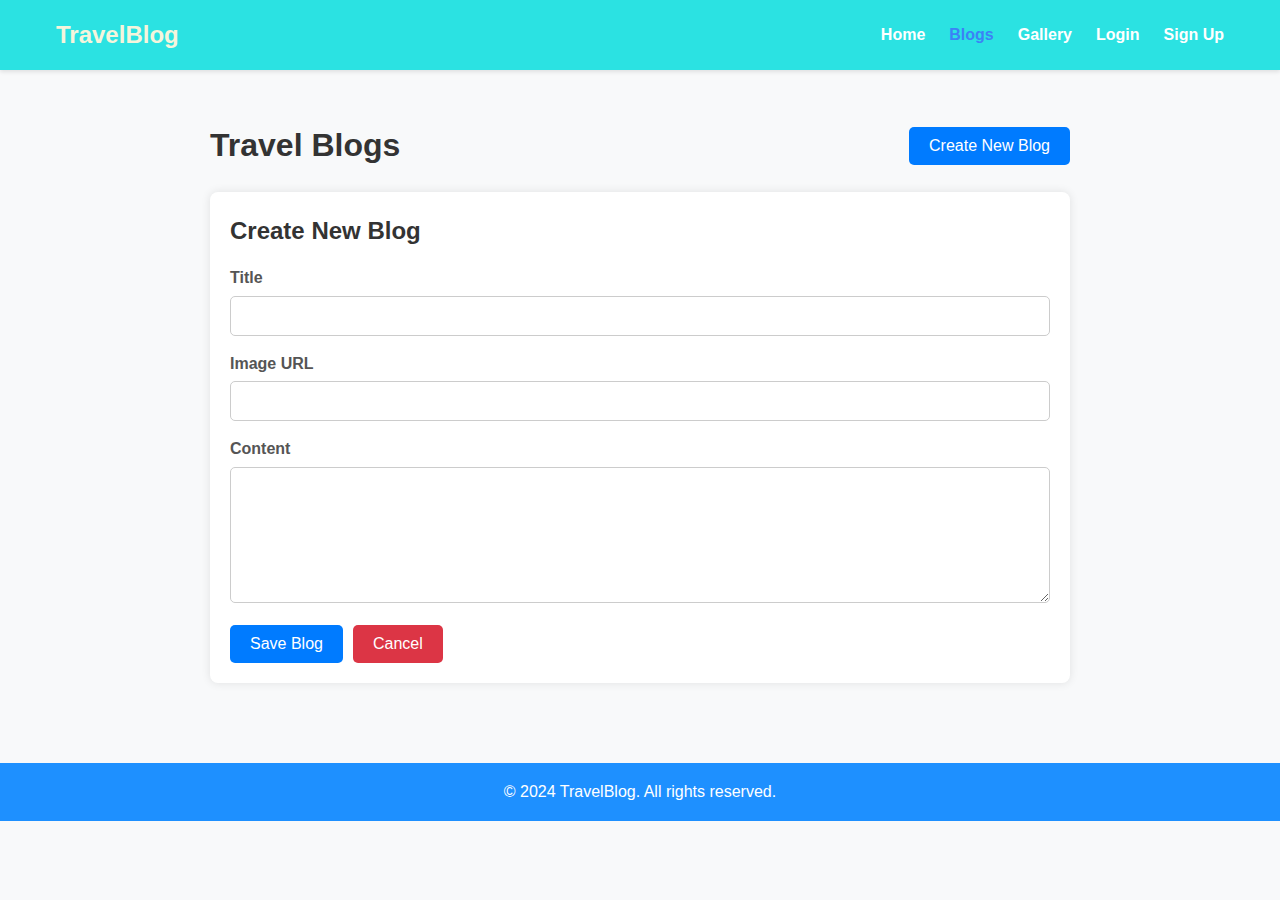
<file: blogs.html>
<!DOCTYPE html>
<html lang="en">
<head>
    <meta charset="UTF-8">
    <meta name="viewport" content="width=device-width, initial-scale=1.0">
    <title>Travel Blogs</title>
    <link rel="stylesheet" href="styles.css">
</head>
<body>
    <nav class="navbar">
        <div class="nav-content">
            <a href="index.html" class="logo">TravelBlog</a>
            <div class="nav-links">
                <a href="index.html">Home</a>
                <a href="blogs.html" class="active">Blogs</a>
                <a href="gallery.html">Gallery</a>
                <a href="login.html">Login</a>
                <a href="signup.html">Sign Up</a>
            </div>
        </div>
    </nav>

    <main>
        <section class="blogs-header">
            <h1>Travel Blogs</h1>
            <button onclick="showBlogForm()" class="create-btn">Create New Blog</button>
        </section>

        <section id="blog-form" class="blog-form hidden">
            <h2>Create New Blog</h2>
            <form id="createBlogForm" onsubmit="handleBlogSubmit(event)">
                <div class="form-group">
                    <label for="title">Title</label>
                    <input type="text" id="title" required>
                </div>
                <div class="form-group">
                    <label for="image">Image URL</label>
                    <input type="url" id="image">
                </div>
                <div class="form-group">
                    <label for="content">Content</label>
                    <textarea id="content" rows="6" required></textarea>
                </div>
                <div class="form-buttons">
                    <button type="submit">Save Blog</button>
                    <button type="button" onclick="hideBlogForm()">Cancel</button>
                </div>
            </form>
        </section>

        <section id="blogs-container" class="blogs-grid"></section>
    </main>

    <footer>
        <p>&copy; 2024 TravelBlog. All rights reserved.</p>
    </footer>
    <script src="scripts.js"></script>
</body>
</html>
</file>
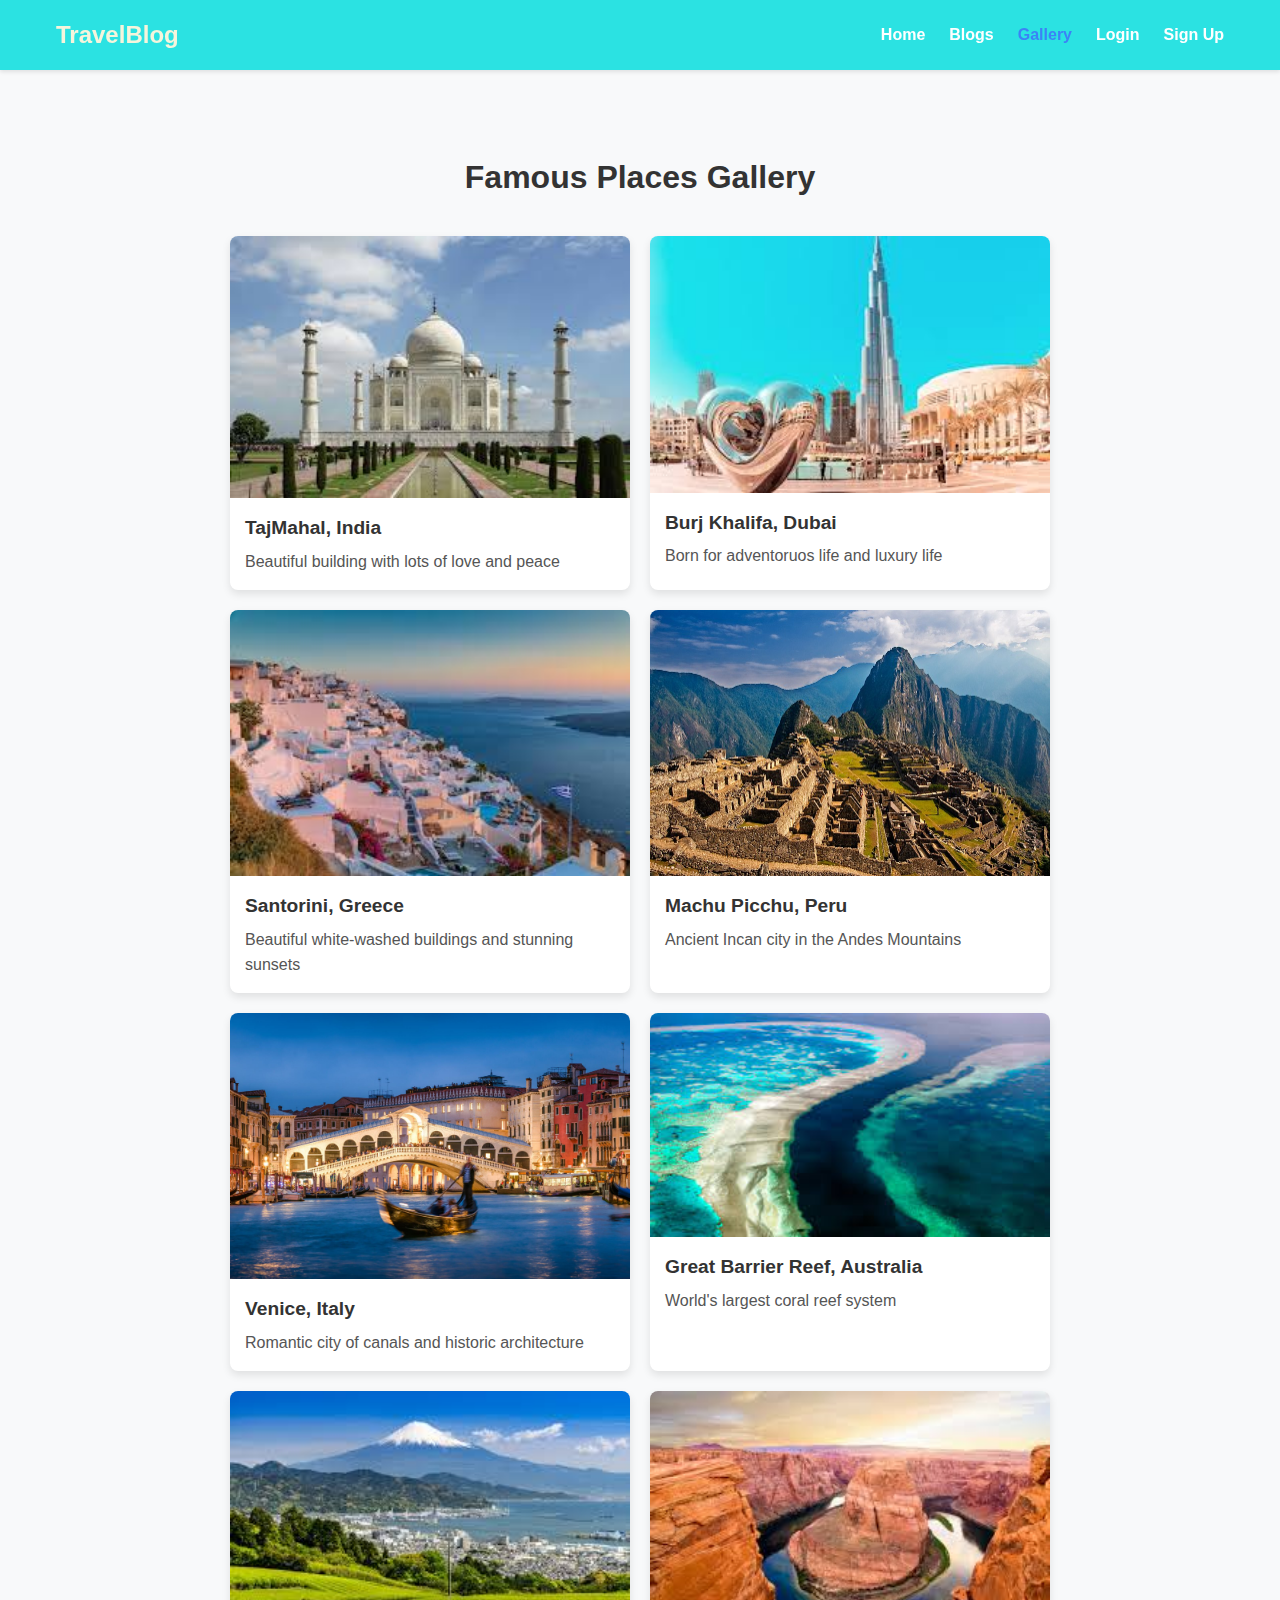
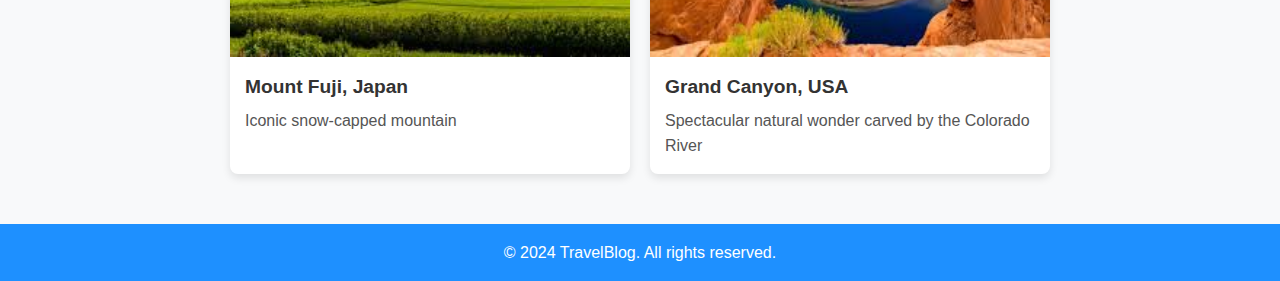
<file: gallery.html>
<!DOCTYPE html>
<html lang="en">
<head>
    <meta charset="UTF-8">
    <meta name="viewport" content="width=device-width, initial-scale=1.0">
    <title>Travel Gallery</title>
    <link rel="stylesheet" href="styles.css">
</head>
<body>
    <nav class="navbar">
        <div class="nav-content">
            <a href="index.html" class="logo">TravelBlog</a>
            <div class="nav-links">
                <a href="index.html">Home</a>
                <a href="blogs.html">Blogs</a>
                <a href="gallery.html" class="active">Gallery</a>
                <a href="login.html">Login</a>
                <a href="signup.html">Sign Up</a>
            </div>
        </div>
    </nav>

    <main>
        <section class="gallery-header">
            <h1>Famous Places Gallery</h1>
        </section>

        <section class="gallery-grid">
            <div class="gallery-item">
                <img src="images/tajmahal.jpeg" alt="TajMahal">
                <div class="gallery-caption">
                    <h2>TajMahal, India</h2>
                    <p>Beautiful building with lots of love and peace</p>
                </div>
            </div>
            <div class="gallery-item">
                <img src="images/burj khalifa.jpeg" alt="BurjKhalifa">
                <div class="gallery-caption">
                    <h2>Burj Khalifa, Dubai</h2>
                    <p>Born for adventoruos life and luxury life</p>
                </div>
            </div>
            <div class="gallery-item">
                <img src="images/greece.jpeg" alt="Santorini">
                <div class="gallery-caption">
                    <h2>Santorini, Greece</h2>
                    <p>Beautiful white-washed buildings and stunning sunsets</p>
                </div>
            </div>
            <div class="gallery-item">
                <img src="images/Machu_Picchu,_Peru.jpg" alt="Machu Picchu">
                <div class="gallery-caption">
                    <h2>Machu Picchu, Peru</h2>
                    <p>Ancient Incan city in the Andes Mountains</p>
                </div>
            </div>
            <div class="gallery-item">
                <img src="images/vience.jpeg" alt="Venice">
                <div class="gallery-caption">
                    <h2>Venice, Italy</h2>
                    <p>Romantic city of canals and historic architecture</p>
                </div>
            </div>
            <div class="gallery-item">
                <img src="images/great barrier reaf.jpeg" alt="Great Barrier Reef">
                <div class="gallery-caption">
                    <h2>Great Barrier Reef, Australia</h2>
                    <p>World's largest coral reef system</p>
                </div>
            </div>
            <div class="gallery-item">
                <img src="images/mount fuji.jpeg" alt="Mount Fuji">
                <div class="gallery-caption">
                    <h2>Mount Fuji, Japan</h2>
                    <p>Iconic snow-capped mountain</p>
                </div>
            </div>
            <div class="gallery-item">
                <img src="images/grand canyon.jpeg" alt="Grand Canyon">
                <div class="gallery-caption">
                    <h2>Grand Canyon, USA</h2>
                    <p>Spectacular natural wonder carved by the Colorado River</p>
                </div>
            </div>
        </section>
    </main>

    <footer>
        <p>&copy; 2024 TravelBlog. All rights reserved.</p>
    </footer>
</body>
</html>
</file>
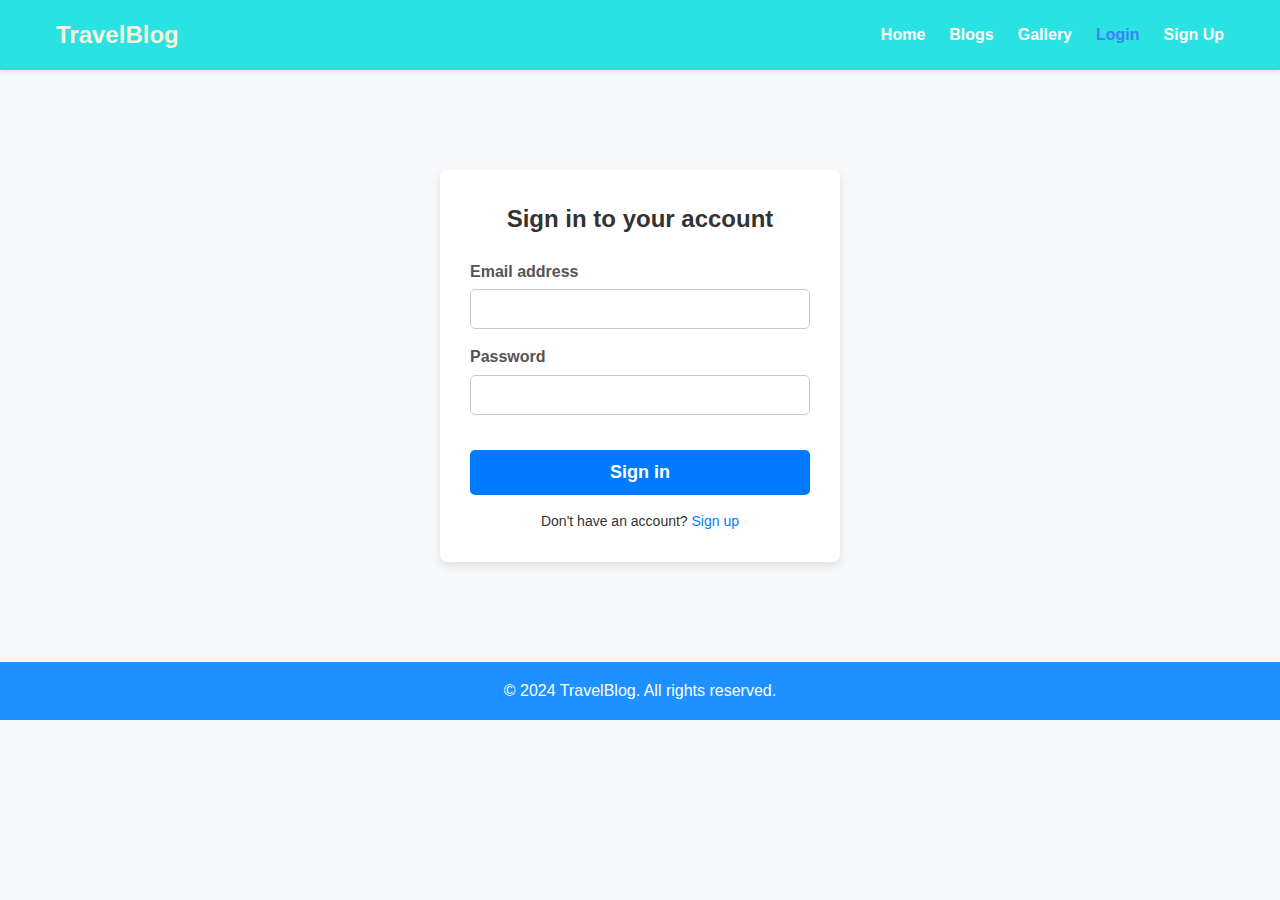
<file: login.html>
<!DOCTYPE html>
<html lang="en">
<head>
    <meta charset="UTF-8">
    <meta name="viewport" content="width=device-width, initial-scale=1.0">
    <title>Login - TravelBlog</title>
    <link rel="stylesheet" href="styles.css">
</head>
<body>
    <nav class="navbar">
        <div class="nav-content">
            <a href="index.html" class="logo">TravelBlog</a>
            <div class="nav-links">
                <a href="index.html">Home</a>
                <a href="blogs.html">Blogs</a>
                <a href="gallery.html">Gallery</a>
                <a href="login.html" class="active">Login</a>
                <a href="signup.html">Sign Up</a>
                <a href="#" id="logoutLink" style="display: none;">Logout</a> 

            </div>
        </div>
    </nav>

    <main>
        <section class="auth-container">
            <div class="auth-form">
                <h2>Sign in to your account</h2>
                <form onsubmit="handleLogin(event)">
                    <div class="form-group">
                        <label for="email">Email address</label>
                        <input type="email" id="email" required>
                    </div>
                    <div class="form-group">
                        <label for="password">Password</label>
                        <input type="password" id="password" required>
                    </div>
                    <button type="submit" class="auth-button">Sign in</button>
                    <p class="auth-link">
                        Don't have an account? <a href="signup.html">Sign up</a>
                    </p>
                </form>
            </div>
        </section>
    </main>

    <footer>
        <p>&copy; 2024 TravelBlog. All rights reserved.</p>
    </footer>
    <script src="scripts.js"></script>
</body>
</html>
</file>
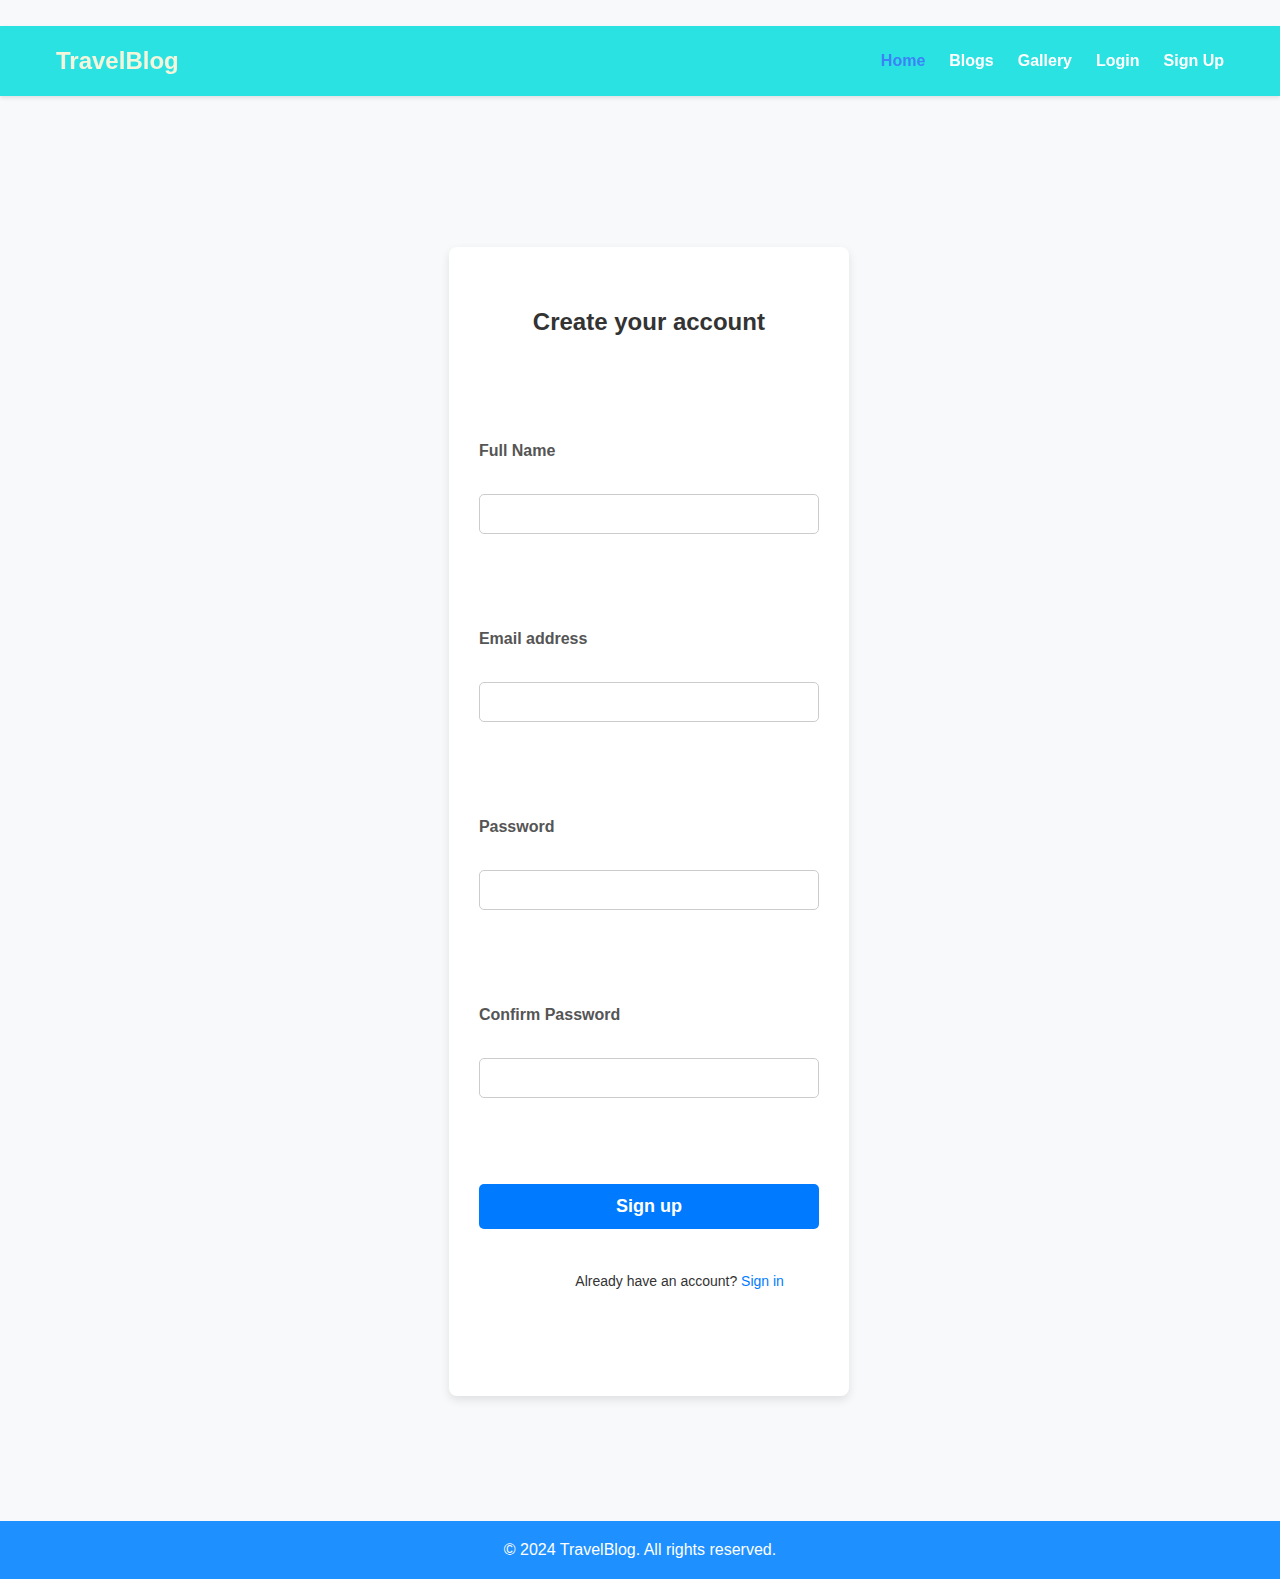
<file: signup.html>
<!DOCTYPE html>
<html lang="en">
<head>
    <meta charset="UTF-8">
    <meta name="viewport" content="width=device-width, initial-scale=1.0">
    <title>Sign Up - TravelBlog</title>
    <link rel="stylesheet" href="styles.css">
</head>
<body>
     <nav class="navbar">
        <div class="nav-content">
            <a href="index.html" class="logo">TravelBlog</a>
            <div class="nav-links">
                <a href="index.html" class="active">Home</a>
                <a href="blogs.html">Blogs</a>
                <a href="gallery.html">Gallery</a>
                <a href="login.html">Login</a>
                <a href="signup.html">Sign Up</a>
            </div>
        </div>
    </nav>

    <main>
        <section class="auth-container">
            <div class="auth-form">
                <h2>Create your account</h2>
                <form action="signup_3.php" method="POST">
                    <div class="form-group">
                        <label for="name">Full Name</label>
                        <input type="text" name="name" id="name" required>
                    </div>
                    <div class="form-group">
                        <label for="email">Email address</label>
                        <input type="email" name="email" id="email" required>
                    </div>
                    <div class="form-group">
                        <label for="password">Password</label>
                        <input type="password" name="password" id="password" required>
                    </div>
                    <div class="form-group">
                        <label for="confirmPassword">Confirm Password</label>
                        <input type="password" name="confirmPassword" id="confirmPassword" required>
                    </div>
                    <button type="submit" class="auth-button">Sign up</button>
                    <p class="auth-link">
                        Already have an account? <a href="login.html">Sign in</a>
                    </p>
                </form>
            </div>
        </section>
    </main>
<footer>
    <p>&copy; 2024 TravelBlog. All rights reserved.</p>
</footer>
</body>
</html>
</file>
<file: styles.css>
/* Reset and base styles */
* {
    margin: 0;
    padding: 0;
    box-sizing: border-box;
}

body {
    font-family: -apple-system, BlinkMacSystemFont, 'Segoe UI', Roboto, 'Helvetica Neue', Arial, sans-serif;
    line-height: 1.6;
    color: #333;
    background-color: #f8f9fa;
}

/* Navigation */
.navbar {
    background-color: #2be2e2;
    box-shadow: 0 2px 4px rgba(0, 0, 0, 0.1);
    position: sticky;
    top: 0;
    z-index: 1000;
}

.nav-content {
    max-width: 1200px;
    margin: 0 auto;
    padding: 1rem;
    display: flex;
    justify-content: space-between;
    align-items: center;
}

.logo {
    font-size: 1.5rem;
    font-weight: bold;
    color: beige;
    text-decoration: none;
}

.nav-links {
    display: flex;
    gap: 1.5rem;
}

.nav-links a {
    color: #fff;
    text-decoration: none;
    transition: color 0.3s;
    font-weight: bold;
}

.nav-links a:hover,
.nav-links a.active {
    color: #3b82f6;
}

/* Hero section */
.hero {
    text-align: center;
    padding: 4rem 1rem;
    background-color: #fff;
    margin-bottom: 2rem;
    background-image: url("images/imageback.jpeg");
    background-size: cover;
    background-position: center;
}

.hero h1 {
    font-size: 2.5rem;
    color:#fff;
    margin-bottom: 1rem;
}

.hero p {
    font-size: 1.25rem;
    color: whitesmoke;
}

/* Features grid */
.features {
    max-width: 1200px;
    margin: 0 auto;
    padding: 2rem 1rem;
    display: grid;
    grid-template-columns: repeat(auto-fit, minmax(300px, 1fr));
    gap: 2rem;
}

.feature-card {
    background: white;
    border-radius: 0.5rem;
    overflow: hidden;
    box-shadow: 0 4px 6px rgba(0, 0, 0, 0.1);
    transition: transform 0.3s;
    cursor: pointer;
}

.feature-card:hover {
    transform: translateY(-5px);
}

.feature-card img {
    width: 100%;
    height: 200px;
    object-fit: cover;
}

.card-content {
    padding: 1.5rem;
}

.card-content h2 {
    margin-bottom: 0.5rem;
}

/* Modal styles */
.modal {
    display: none;
    position: fixed;
    top: 0;
    left: 0;
    width: 100%;
    height: 100%;
    background-color: rgba(0, 0, 0, 0.5);
    z-index: 1000;
}

.modal-content {
    background-color: white;
    margin: 5% auto;
    padding: 2rem;
    width: 90%;
    max-width: 1000px;
    border-radius: 0.5rem;
    position: relative;
    max-height: 90vh;
    overflow-y: auto;
}

.close {
    position: absolute;
    right: 1rem;
    top: 1rem;
    font-size: 1.5rem;
    cursor: pointer;
    color: #666;
}

.close:hover {
    color: #333;
}

.modal-grid {
    display: grid;
    grid-template-columns: repeat(auto-fit, minmax(280px, 1fr));
    gap: 2rem;
    margin-top: 1.5rem;
}

.modal-item {
    background: #f8f9fa;
    padding: 1rem;
    border-radius: 0.5rem;
}

.modal-item img {
    width: 100%;
    height: 200px;
    object-fit: cover;
    border-radius: 0.375rem;
    margin-bottom: 1rem;
}

.modal-item h3 {
    margin-bottom: 0.5rem;
    color: #1a1a1a;
}

.modal-item ul {
    margin-top: 1rem;
    padding-left: 1.5rem;
}

.modal-item li {
    margin-bottom: 0.5rem;
    color: #666;
}

/* Tips container */
.tips-container {
    display: grid;
    grid-template-columns: repeat(auto-fit, minmax(250px, 1fr));
    gap: 2rem;
    margin-top: 1.5rem;
}

.tip-section {
    background: #f8f9fa;
    padding: 1.5rem;
    border-radius: 0.5rem;
}

.tip-section h3 {
    margin-bottom: 1rem;
    color: #1a1a1a;
}

.tip-section ul {
    padding-left: 1.5rem;
}

.tip-section li {
    margin-bottom: 0.5rem;
    color: #666;
}

/* Community container */
.community-container {
    margin-top: 1.5rem;
}

.community-features {
    display: grid;
    grid-template-columns: repeat(auto-fit, minmax(250px, 1fr));
    gap: 2rem;
    margin-top: 2rem;
}

.feature {
    background: #f8f9fa;
    padding: 1.5rem;
    border-radius: 0.5rem;
    text-align: center;
}

.feature h4 {
    margin-bottom: 0.5rem;
    color: #1a1a1a;
}

.join-btn {
    background-color: #3b82f6;
    color: white;
    padding: 0.5rem 1rem;
    border: none;
    border-radius: 0.375rem;
    margin-top: 1rem;
    cursor: pointer;
    transition: background-color 0.3s;
}

.join-btn:hover {
    background-color: #2563eb;
}

.community-stats {
    display: grid;
    grid-template-columns: repeat(auto-fit, minmax(150px, 1fr));
    gap: 2rem;
    margin-top: 3rem;
    text-align: center;
}

.stat h4 {
    font-size: 1.5rem;
    color: #3b82f6;
    margin-bottom: 0.5rem;
}
main {
    max-width: 900px;
    margin: 30px auto;
    padding: 20px;
}

/* Blogs Header Styling */
.blogs-header {
    display: flex;
    align-items: center;
    justify-content: space-between;
    margin-bottom: 20px;
}

.blogs-header h1 {
    font-size: 2rem;
    color: #333;
}

.create-btn {
    background-color: #007bff;
    color: #fff;
    padding: 10px 20px;
    border: none;
    border-radius: 5px;
    cursor: pointer;
    font-size: 1rem;
}
.delete-btn {
    background-color: hsl(13, 100%, 50%);
    color: #fff;
    padding: 10px 20px;
    border: none;
    border-radius: 5px;
    cursor: pointer;
    font-size: 1rem;
    margin: 5px;
}

.create-btn:hover {
    background-color: #0056b3;
}

/* Blog Form Styling */
.blog-form {
    background-color: #fff;
    padding: 20px;
    border-radius: 8px;
    box-shadow: 0px 0px 10px rgba(0, 0, 0, 0.1);
    margin-bottom: 30px;
}

.blog-form h2 {
    font-size: 1.5rem;
    color: #333;
    margin-bottom: 15px;
}

.form-group {
    margin-bottom: 15px;
}

.form-group label {
    font-weight: bold;
    color: #555;
    display: block;
    margin-bottom: 5px;
}

.form-group input[type="text"],
.form-group input[type="url"],
.form-group textarea {
    width: 100%;
    padding: 10px;
    border: 1px solid #ccc;
    border-radius: 5px;
    font-size: 1rem;
}

.form-buttons {
    display: flex;
    gap: 10px;
}

.form-buttons button {
    padding: 10px 20px;
    font-size: 1rem;
    border: none;
    border-radius: 5px;
    cursor: pointer;
}

.form-buttons button[type="submit"] {
    background-color: #007bff;
    color: #fff;
}

.form-buttons button[type="button"] {
    background-color: #dc3545;
    color: #fff;
}

.form-buttons button:hover {
    opacity: 0.9;
}

/* Blogs Container */
.blogs-grid {
    display: grid;
    grid-template-columns: repeat(auto-fill, minmax(250px, 1fr));
    gap: 20px;
}

/* Footer Styling */
footer {
    background-color: #333;
    color: #fff;
    text-align: center;
    padding: 15px 0;
    margin-top: 20px;
}
.gallery-header {
    text-align: center;
    margin: 2em 0;
}

.gallery-grid {
    display: grid;
    grid-template-columns: repeat(2, 1fr);
    gap: 20px;
    max-width: 1000px;
    margin: 0 auto;
    padding: 0 20px;
}

.gallery-item {
    background-color: #fff;
    border-radius: 8px;
    overflow: hidden;
    box-shadow: 0 4px 8px rgba(0, 0, 0, 0.1);
    transition: transform 0.2s ease;
}

.gallery-item:hover {
    transform: scale(1.05);
}

.gallery-item img {
    width: 100%;
    height: auto;
    display: block;
}

.gallery-caption {
    padding: 15px;
}

.gallery-caption h2 {
    font-size: 1.2em;
    margin: 0 0 5px;
}

.gallery-caption p {
    margin: 0;
    color: #555;
}

footer {
    background-color: #1e90ff;
    color: white;
    text-align: center;
    padding: 1em 0;
    margin-top: 20px;
}
.auth-container {
    display: flex;
    align-items: center;
    justify-content: center;
    padding: 50px;
}

.auth-form {
    width: 100%;
    max-width: 400px;
    padding: 30px;
    background-color: #fff;
    border-radius: 8px;
    box-shadow: 0 4px 10px rgba(0, 0, 0, 0.1);
}

.auth-form h2 {
    font-size: 24px;
    font-weight: bold;
    text-align: center;
    margin-bottom: 20px;
}

.form-group {
    margin-bottom: 15px;
}

.form-group label {
    display: block;
    margin-bottom: 5px;
    font-weight: 600;
}

.form-group input {
    width: 100%;
    padding: 10px;
    border: 1px solid #ccc;
    border-radius: 5px;
    font-size: 16px;
}

.auth-button {
    width: 100%;
    padding: 12px;
    font-size: 18px;
    background-color: #007bff;
    color: #fff;
    border: none;
    border-radius: 5px;
    cursor: pointer;
    margin-top: 20px;
    font-weight: bold;
}

.auth-button:hover {
    background-color: #0056b3;
}

.auth-link {
    text-align: center;
    margin-top: 15px;
    font-size: 14px;
}

.auth-link a {
    color: #007bff;
    text-decoration: none;
}

.auth-link a:hover {
    text-decoration: underline;
}
</file>
